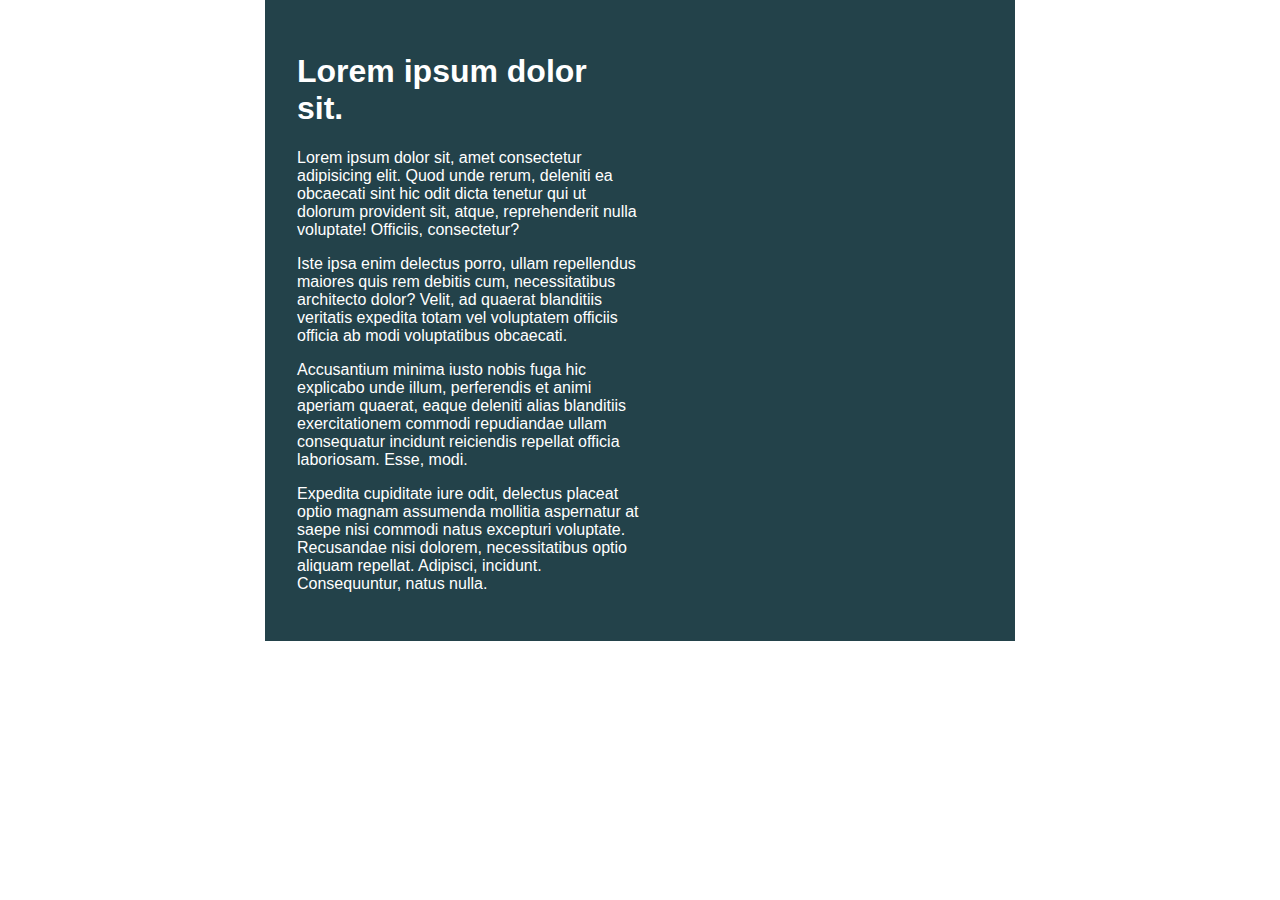
<file: challenge1/index.html>
<!DOCTYPE html>
<html lang="en">

<head>
    <meta charset="UTF-8">
    <meta name="viewport" content="width=device-width, initial-scale=1.0">
    <title>Day 01</title>

    <link rel="stylesheet" href="style.css">
</head>

<body>
    <div class="container">
        <div class="intro-content">
            <h1>Lorem ipsum dolor sit.</h1>
            <p>Lorem ipsum dolor sit, amet consectetur adipisicing elit. Quod unde rerum, deleniti ea obcaecati sint hic
                odit dicta tenetur qui ut dolorum provident sit, atque, reprehenderit nulla voluptate! Officiis,
                consectetur?</p>
            <p>Iste ipsa enim delectus porro, ullam repellendus maiores quis rem debitis cum, necessitatibus architecto
                dolor? Velit, ad quaerat blanditiis veritatis expedita totam vel voluptatem officiis officia ab modi
                voluptatibus obcaecati.</p>
            <p>Accusantium minima iusto nobis fuga hic explicabo unde illum, perferendis et animi aperiam quaerat, eaque
                deleniti alias blanditiis exercitationem commodi repudiandae ullam consequatur incidunt reiciendis
                repellat officia laboriosam. Esse, modi.</p>
            <p>Expedita cupiditate iure odit, delectus placeat optio magnam assumenda mollitia aspernatur at saepe nisi
                commodi natus excepturi voluptate. Recusandae nisi dolorem, necessitatibus optio aliquam repellat.
                Adipisci, incidunt. Consequuntur, natus nulla.</p>
        </div>
    </div>
</body>

</html>
</file>
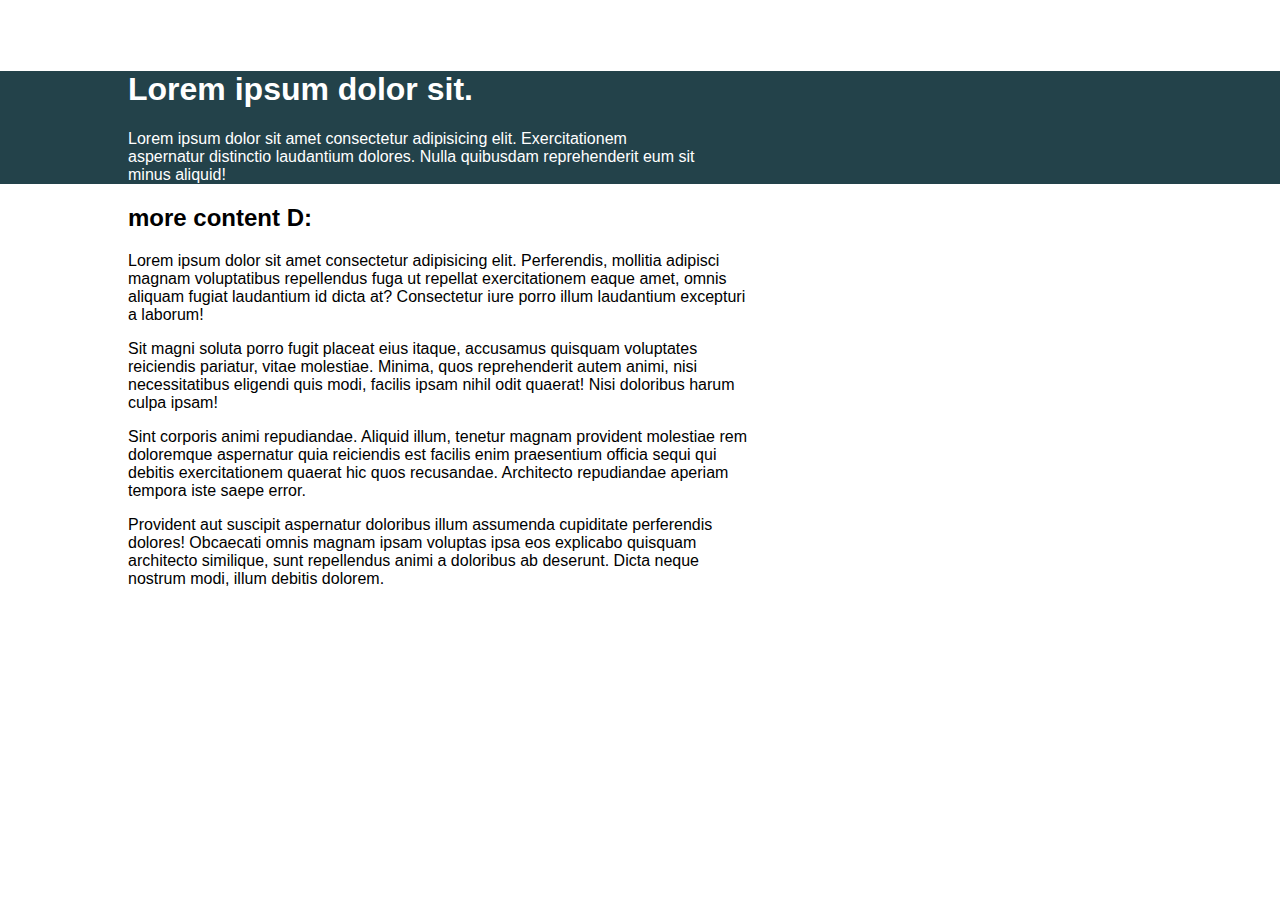
<file: challenge2/index.html>
<!DOCTYPE html>
<html lang="en">
<head> 
    <meta charset="UTF-8">
    <meta name="viewport" content="width=device-width, initial-scale=1.0">
    <title>Day 01</title>
 
    <link rel="stylesheet" href="style.css">
</head>
<body>

    <div class="container">
        <div class="intro-content">
            <div class="intro-content--text">
                <h1>Lorem ipsum dolor sit.</h1>
                <p>Lorem ipsum dolor sit amet consectetur adipisicing elit. Exercitationem aspernatur distinctio laudantium dolores. Nulla quibusdam reprehenderit eum sit minus aliquid!</p>
            </div>
        </div>
        <div class="main-content">
            <h2>more content D:</h2>
            <p>Lorem ipsum dolor sit amet consectetur adipisicing elit. Perferendis, mollitia adipisci magnam voluptatibus repellendus fuga ut repellat exercitationem eaque amet, omnis aliquam fugiat laudantium id dicta at? Consectetur iure porro illum laudantium excepturi a laborum!</p>
            <p>Sit magni soluta porro fugit placeat eius itaque, accusamus quisquam voluptates reiciendis pariatur, vitae molestiae. Minima, quos reprehenderit autem animi, nisi necessitatibus eligendi quis modi, facilis ipsam nihil odit quaerat! Nisi doloribus harum culpa ipsam!</p>
            <p>Sint corporis animi repudiandae. Aliquid illum, tenetur magnam provident molestiae rem doloremque aspernatur quia reiciendis est facilis enim praesentium officia sequi qui debitis exercitationem quaerat hic quos recusandae. Architecto repudiandae aperiam tempora iste saepe error.</p>
            <p>Provident aut suscipit aspernatur doloribus illum assumenda cupiditate perferendis dolores! Obcaecati omnis magnam ipsam voluptas ipsa eos explicabo quisquam architecto similique, sunt repellendus animi a doloribus ab deserunt. Dicta neque nostrum modi, illum debitis dolorem.</p>
        </div>
    </div>

    
    


</body>
</html>
</file>
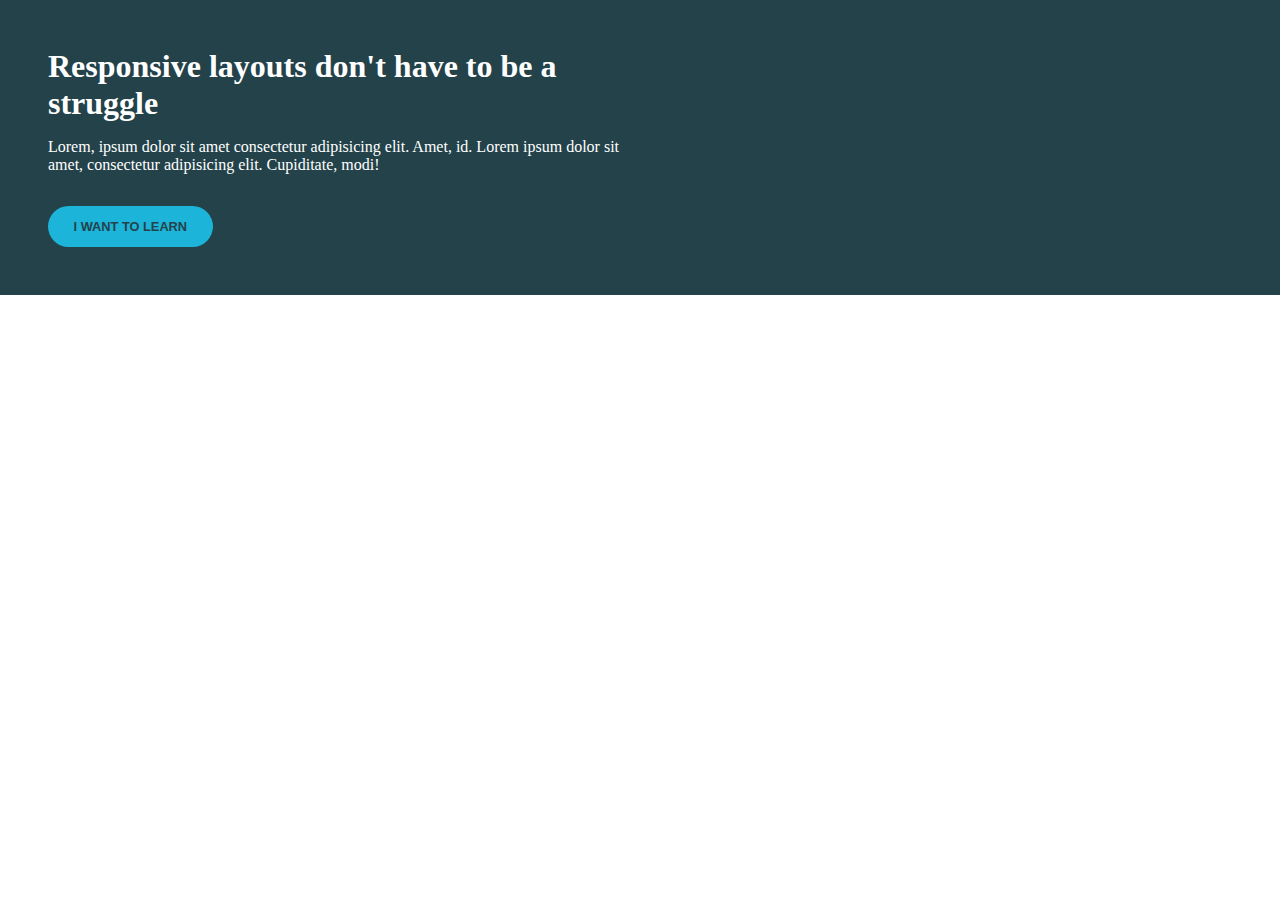
<file: challenge3/index.html>
<!DOCTYPE html>
<html lang="en">
<head>
    <meta charset="UTF-8">
    <meta http-equiv="X-UA-Compatible" content="IE=edge">
    <meta name="viewport" content="width=device-width, initial-scale=1.0">
    <title>Chal3</title>
    <link rel="stylesheet" href="style.css">
</head>
<body>
    <div class="hero">
        <div class="content">
            <h1>Responsive layouts don't have to be a struggle</h1>
            <p class="text">Lorem, ipsum dolor sit amet consectetur adipisicing elit. Amet, id. Lorem ipsum dolor sit amet, consectetur adipisicing elit. Cupiditate, modi!</p>
            <button class="btn">I want to learn</button>
        </div>
    </div>
</body>
</html>
</file>
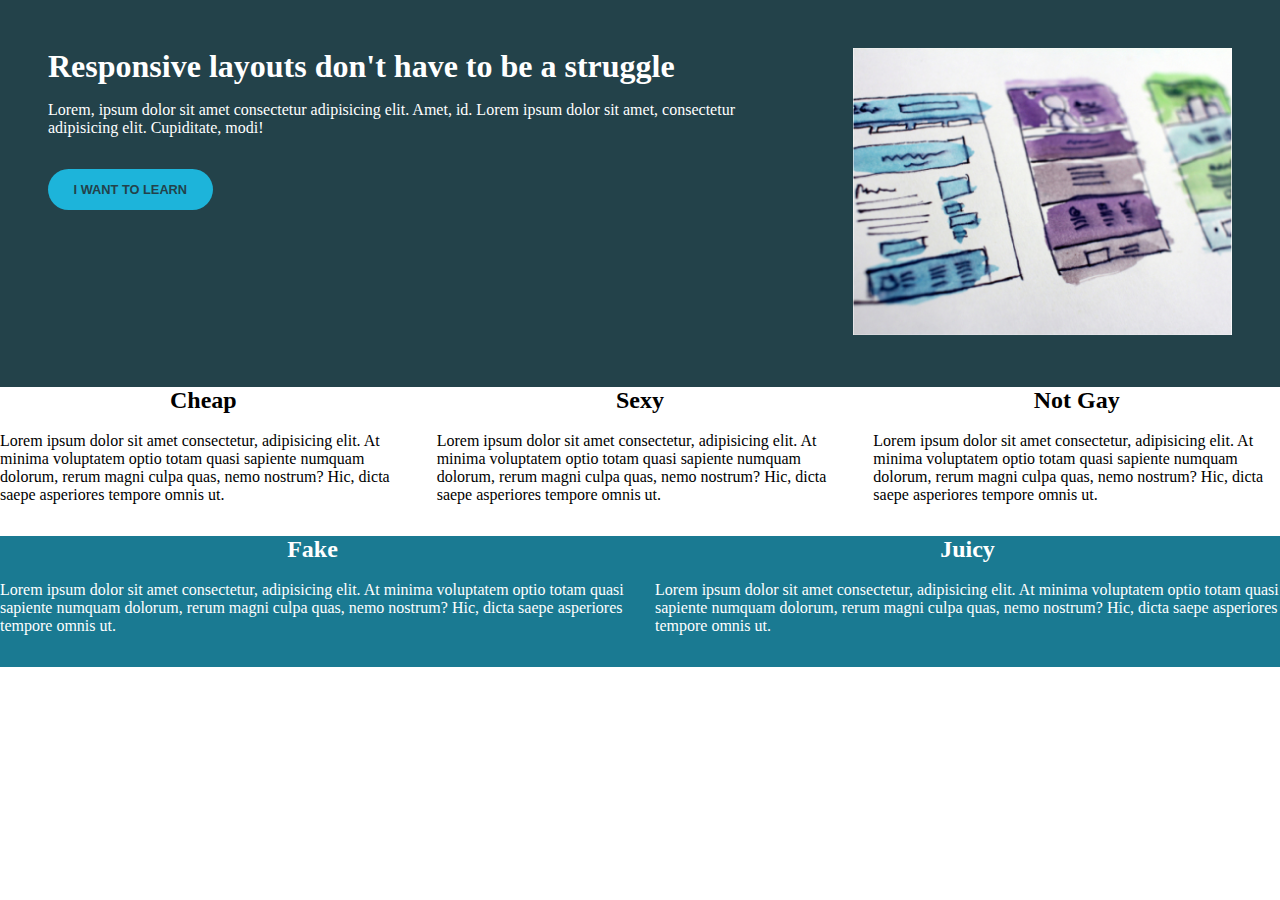
<file: challenge4/index.html>
<!DOCTYPE html>
<html lang="en">
<head>
    <meta charset="UTF-8">
    <meta http-equiv="X-UA-Compatible" content="IE=edge">
    <meta name="viewport" content="width=device-width, initial-scale=1.0">
    <title>Chal3</title>
    <link rel="stylesheet" href="style.css">
</head>
<body>
    <div class="hero">
        <div class="container row">
            <div class="hero__text">
                <h1>Responsive layouts don't have to be a struggle</h1>
                <p class="text">Lorem, ipsum dolor sit amet consectetur adipisicing elit. Amet, id. Lorem ipsum dolor sit amet, consectetur adipisicing elit. Cupiditate, modi!</p>
                <button class="btn">I want to learn</button>
            </div>
            <div class="hero__img">
                <img src="img/hero-img.jpg" alt="picture">
            </div>
        </div>
    </div>

    <div class="row">
        <div class="col">
            <h2>Cheap</h2>
            <p>Lorem ipsum dolor sit amet consectetur, adipisicing elit. At minima voluptatem optio totam quasi sapiente numquam dolorum, rerum magni culpa quas, nemo nostrum? Hic, dicta saepe asperiores tempore omnis ut.</p>
        </div>
        <div class="col">
            <h2>Sexy</h2>
            <p>Lorem ipsum dolor sit amet consectetur, adipisicing elit. At minima voluptatem optio totam quasi sapiente numquam dolorum, rerum magni culpa quas, nemo nostrum? Hic, dicta saepe asperiores tempore omnis ut.</p>
        </div>
        <div class="col">
            <h2>Not Gay</h2>
            <p>Lorem ipsum dolor sit amet consectetur, adipisicing elit. At minima voluptatem optio totam quasi sapiente numquam dolorum, rerum magni culpa quas, nemo nostrum? Hic, dicta saepe asperiores tempore omnis ut.</p>
        </div>
    </div>

    <div class="row">
        <div class="col">
            <h2>Fake</h2>
            <p>Lorem ipsum dolor sit amet consectetur, adipisicing elit. At minima voluptatem optio totam quasi sapiente numquam dolorum, rerum magni culpa quas, nemo nostrum? Hic, dicta saepe asperiores tempore omnis ut.</p>
        </div>
        <div class="col">
            <h2>Juicy</h2>
            <p>Lorem ipsum dolor sit amet consectetur, adipisicing elit. At minima voluptatem optio totam quasi sapiente numquam dolorum, rerum magni culpa quas, nemo nostrum? Hic, dicta saepe asperiores tempore omnis ut.</p>
        </div>
    </div>

</body>
</html>
</file>
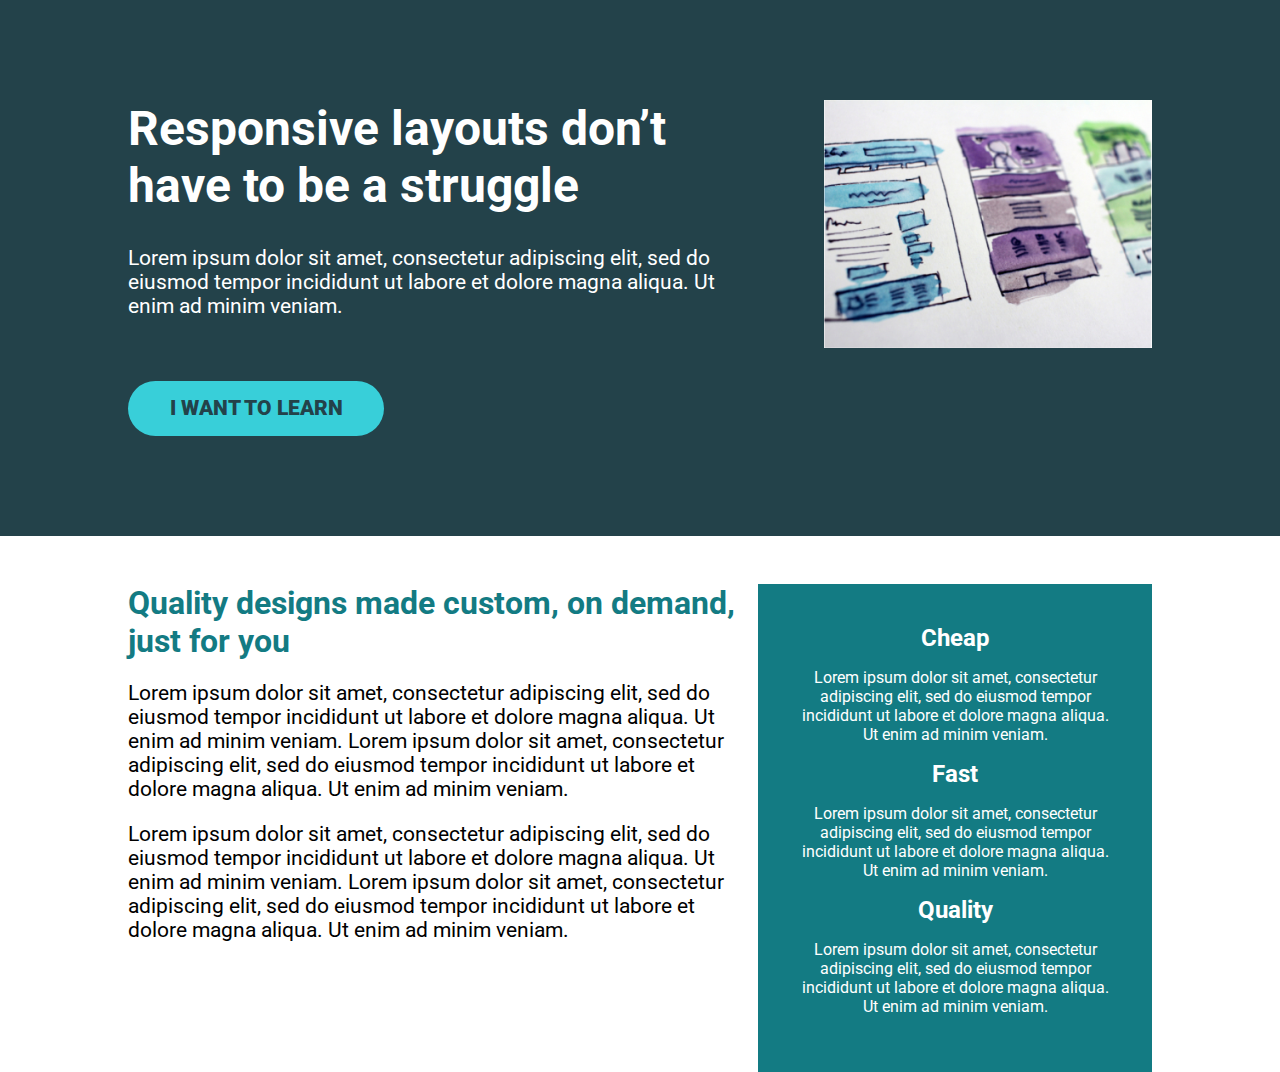
<file: challenge5/index.html>
<!DOCTYPE html>
<html lang="en">
<head>
    <meta charset="UTF-8">
    <meta name="viewport" content="width=device-width, initial-scale=1.0">
    <title>Conquering Rsponsive Layouts</title>
    <link href="https://fonts.googleapis.com/css2?family=Roboto:wght@400;900&display=swap" rel="stylesheet"> 
    <link rel="stylesheet" href="style.css">
</head>
<body>
    <div class="hero">
        <div class="container row">
            <div class="hero__text">
                <h1>Responsive layouts don’t have to be a struggle</h1>
                <p>Lorem ipsum dolor sit amet, consectetur adipiscing elit, sed do eiusmod tempor incididunt ut labore et dolore magna aliqua. Ut enim ad minim veniam.</p>
                <a href="#" class="btn">I want to learn</a>
            </div>
            <div class="hero__img">
                <img src="img/hero-img.jpg" alt="hero-img">
            </div>
        </div>
    </div> 
    <main class="main">
        <div class="container row">
            <section class="main__content">
                <h1> Quality designs made custom, on demand, just for you</h1>

                <p>Lorem ipsum dolor sit amet, consectetur adipiscing elit, sed do eiusmod tempor incididunt ut labore et dolore magna aliqua. Ut enim ad minim veniam. Lorem ipsum dolor sit amet, consectetur adipiscing elit, sed do eiusmod tempor incididunt ut labore et dolore magna aliqua. Ut enim ad minim veniam.</p>
                
                <p>Lorem ipsum dolor sit amet, consectetur adipiscing elit, sed do eiusmod tempor incididunt ut labore et dolore magna aliqua. Ut enim ad minim veniam. Lorem ipsum dolor sit amet, consectetur adipiscing elit, sed do eiusmod tempor incididunt ut labore et dolore magna aliqua. Ut enim ad minim veniam.</p>
            </section>
            <aside class="main__sidebar">
                <div class="sidebar-item">
                    <h2>Cheap</h2>
                    <p>Lorem ipsum dolor sit amet, consectetur adipiscing elit, sed do eiusmod tempor incididunt ut labore et dolore magna aliqua. Ut enim ad minim veniam.</p>
                </div>
                <div class="sidebar-item">
                    <h2>Fast</h2>
                    <p></p>Lorem ipsum dolor sit amet, consectetur adipiscing elit, sed do eiusmod tempor incididunt ut labore et dolore magna aliqua. Ut enim ad minim veniam.</p>
                </div>
                <div class="sidebar-item">
                    <h2>Quality</h2>
                    <p>Lorem ipsum dolor sit amet, consectetur adipiscing elit, sed do eiusmod tempor incididunt ut labore et dolore magna aliqua. Ut enim ad minim veniam.</p>
                </div>

            </div>
        </div>
    </div>

    

</body>
</html>
</file>
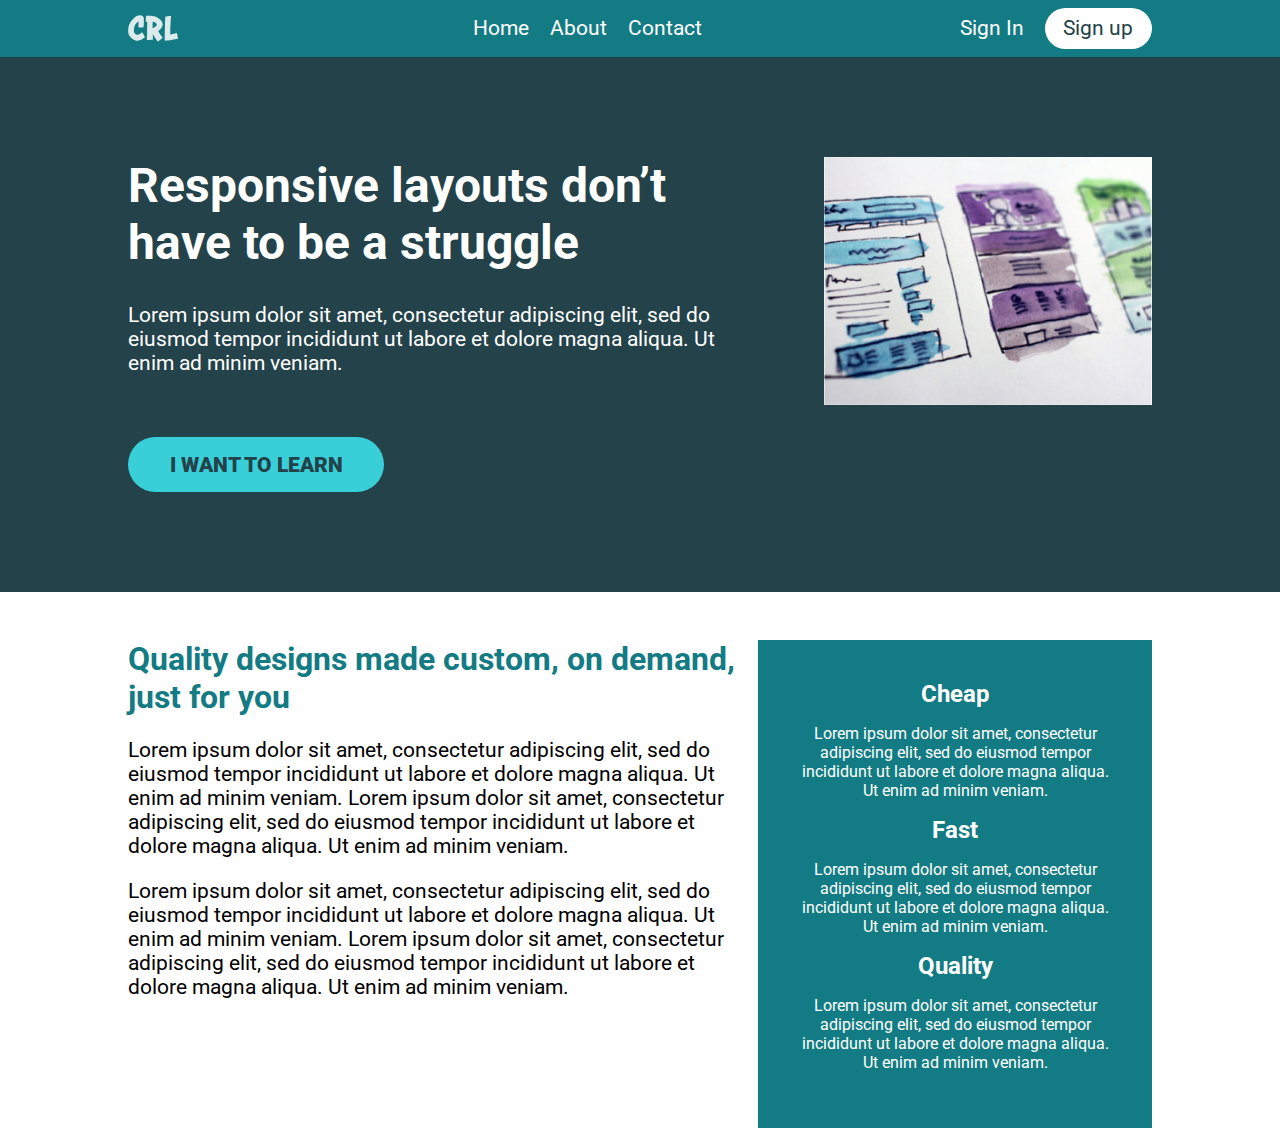
<file: challenge6/index.html>
<!DOCTYPE html>
<html lang="en">
<head>
    <meta charset="UTF-8">
    <meta name="viewport" content="width=device-width, initial-scale=1.0">
    <title>Conquering Rsponsive Layouts</title>
    <link href="https://fonts.googleapis.com/css2?family=Roboto:wght@400;900&display=swap" rel="stylesheet"> 
    <link rel="stylesheet" href="style.css">
</head>
<body>
    <header>
        <div class="container row">
            <a class="logo" href="#">
                <img src="img/logo.svg" alt="logo">
            </a>
            <nav class="nav">
                <ul class="nav__list nav__list--primary">
                    <li class="nav__item"><a href="#" class="nav__link">Home</a></li>
                    <li class="nav__item"><a href="#" class="nav__link">About</a></li>
                    <li class="nav__item"><a href="#" class="nav__link">Contact</a></li>
                </ul>
                <ul class="nav__list">
                    <li class="nav__item"><a href="#" class="nav__link">Sign In</a></li>
                    <li class="nav__item"><a href="#" class="nav__link nav__link--button">Sign up</a></li>
                </ul>
            </nav>
        </div>
      </header>
    <div class="hero">
        <div class="container row">
            <div class="hero__text">
                <h1>Responsive layouts don’t have to be a struggle</h1>
                <p>Lorem ipsum dolor sit amet, consectetur adipiscing elit, sed do eiusmod tempor incididunt ut labore et dolore magna aliqua. Ut enim ad minim veniam.</p>
                <a href="#" class="btn">I want to learn</a>
            </div>
            <div class="hero__img">
                <img src="img/hero-img.jpg" alt="hero-img">
            </div>
        </div>
    </div> 
    <main class="main">
        <div class="container row">
            <section class="main__content">
                <h1> Quality designs made custom, on demand, just for you</h1>

                <p>Lorem ipsum dolor sit amet, consectetur adipiscing elit, sed do eiusmod tempor incididunt ut labore et dolore magna aliqua. Ut enim ad minim veniam. Lorem ipsum dolor sit amet, consectetur adipiscing elit, sed do eiusmod tempor incididunt ut labore et dolore magna aliqua. Ut enim ad minim veniam.</p>
                
                <p>Lorem ipsum dolor sit amet, consectetur adipiscing elit, sed do eiusmod tempor incididunt ut labore et dolore magna aliqua. Ut enim ad minim veniam. Lorem ipsum dolor sit amet, consectetur adipiscing elit, sed do eiusmod tempor incididunt ut labore et dolore magna aliqua. Ut enim ad minim veniam.</p>
            </section>
            <aside class="main__sidebar">
                <div class="sidebar-item">
                    <h2>Cheap</h2>
                    <p>Lorem ipsum dolor sit amet, consectetur adipiscing elit, sed do eiusmod tempor incididunt ut labore et dolore magna aliqua. Ut enim ad minim veniam.</p>
                </div>
                <div class="sidebar-item">
                    <h2>Fast</h2>
                    <p></p>Lorem ipsum dolor sit amet, consectetur adipiscing elit, sed do eiusmod tempor incididunt ut labore et dolore magna aliqua. Ut enim ad minim veniam.</p>
                </div>
                <div class="sidebar-item">
                    <h2>Quality</h2>
                    <p>Lorem ipsum dolor sit amet, consectetur adipiscing elit, sed do eiusmod tempor incididunt ut labore et dolore magna aliqua. Ut enim ad minim veniam.</p>
                </div>

            </div>
        </div>
    </div>

    

</body>
</html>
</file>
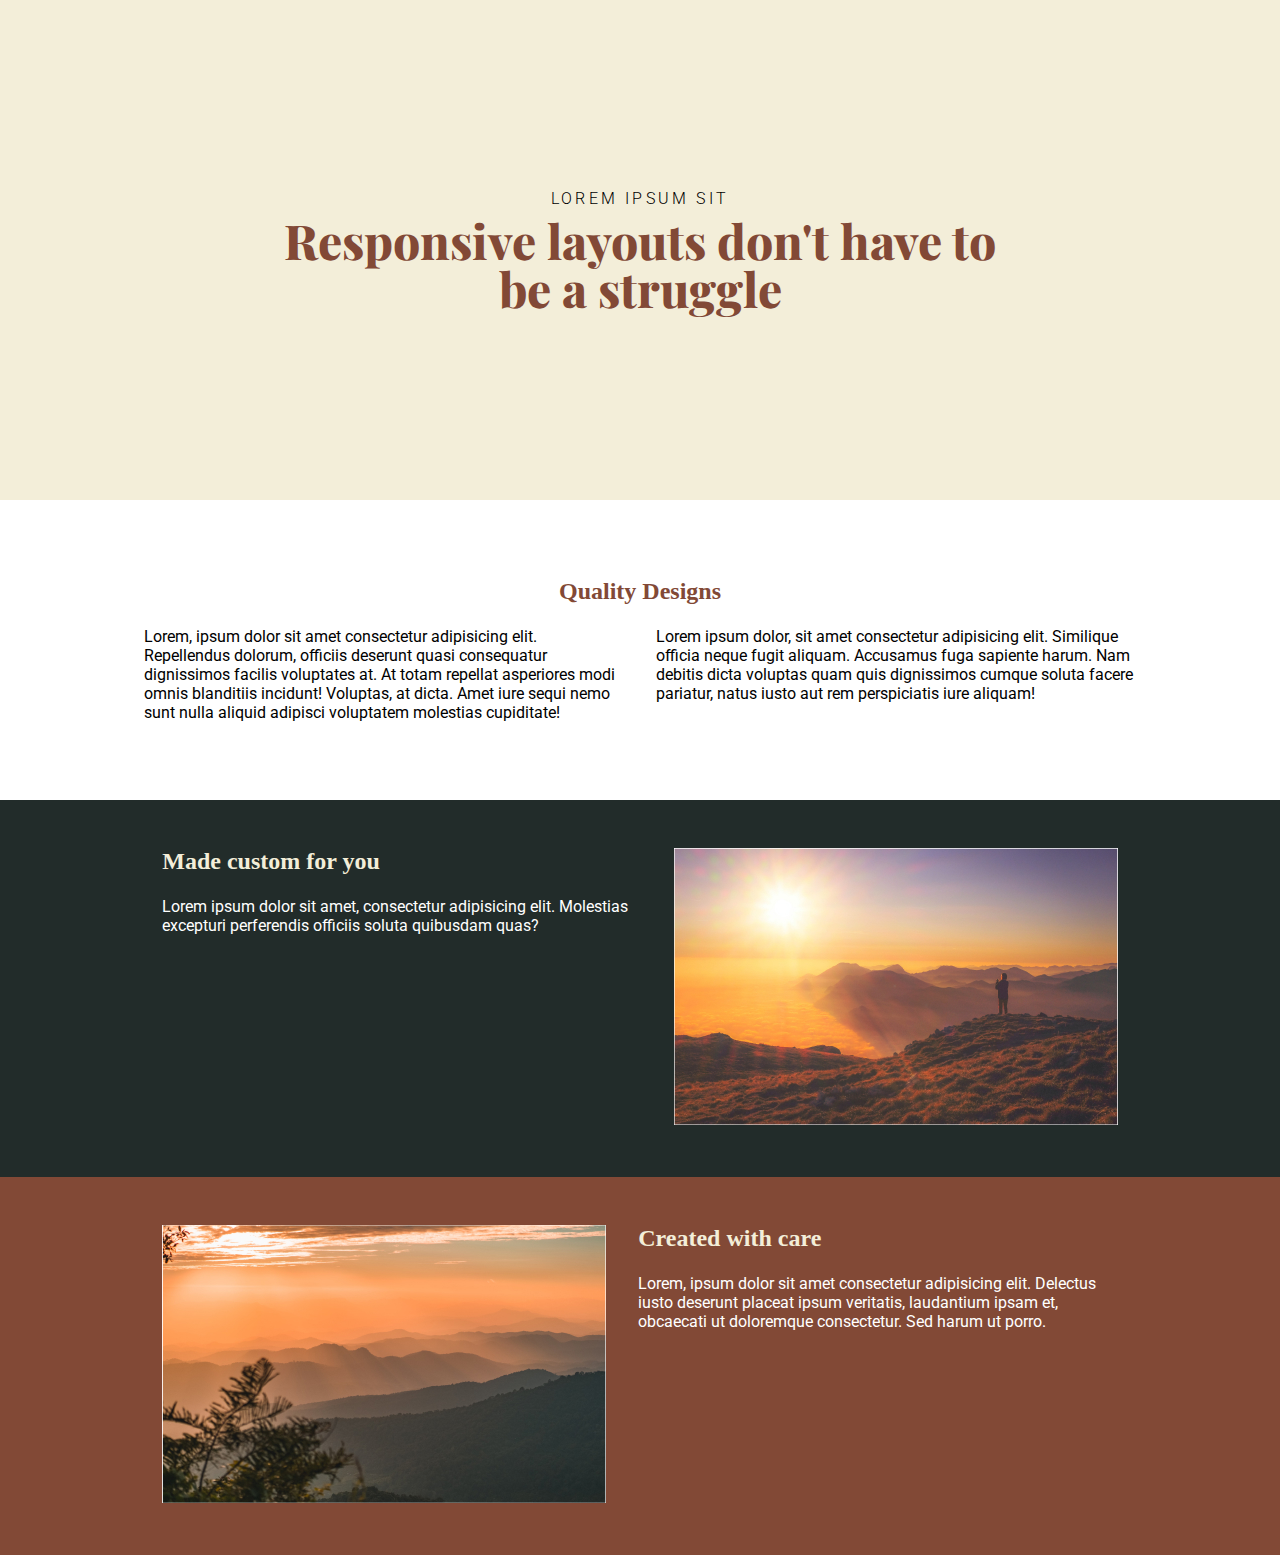
<file: challenge7/index.html>
<!DOCTYPE html>
<html lang="en">
<head>
    <meta charset="UTF-8">
    <meta http-equiv="X-UA-Compatible" content="IE=edge">
    <meta name="viewport" content="width=device-width, initial-scale=1.0">
    <link rel="stylesheet" href="style.css">
    <!-- google fonts -->
    <link rel="preconnect" href="https://fonts.googleapis.com">
    <link rel="preconnect" href="https://fonts.gstatic.com" crossorigin>
    <link href="https://fonts.googleapis.com/css2?family=Playfair+Display&family=Playfair+Display+SC&family=Roboto:wght@300;400&display=swap" rel="stylesheet">
    <title>Chal 7</title>
</head>
<body>
    <header class="hero">
        <h3 class="hero__subtitle">Lorem ipsum sit</h3>
        <h1 class="hero__title red">Responsive layouts don't have to be a struggle</h1>
    </header>
    <section class="section-1">
        <h2 class="section__title red">Quality Designs</h2>
        <div class="container">
            <p class="text">Lorem, ipsum dolor sit amet consectetur adipisicing elit. Repellendus dolorum, officiis deserunt quasi consequatur dignissimos facilis voluptates at. At totam repellat asperiores modi omnis blanditiis incidunt! Voluptas, at dicta. Amet iure sequi nemo sunt nulla aliquid adipisci voluptatem molestias cupiditate!</p>
            <p class="text">Lorem ipsum dolor, sit amet consectetur adipisicing elit. Similique officia neque fugit aliquam. Accusamus fuga sapiente harum. Nam debitis dicta voluptas quam quis dignissimos cumque soluta facere pariatur, natus iusto aut rem perspiciatis iure aliquam!</p>
        </div>
    </section>
    <section class="section-2">
        <div class="container">
            <div>
                <h2 class="section__title cream">Made custom for you</h2>
                <p class="text white">Lorem ipsum dolor sit amet, consectetur adipisicing elit. Molestias excepturi perferendis officiis soluta quibusdam quas?</p>
            </div>
            <div class="img-container">
                <img src="image-01.jpg" alt="sunrise">
            </div>
        </div>
    </section>
    <section class="section-3">
        <div class="container">
            <div class="img-container">
                <img src="image-02.jpg" alt="sky">
            </div>
            <div>
                <h2 class="section__title cream">Created with care</h2>
                <p class="text white">Lorem, ipsum dolor sit amet consectetur adipisicing elit. Delectus iusto deserunt placeat ipsum veritatis, laudantium ipsam et, obcaecati ut doloremque consectetur. Sed harum ut porro.</p>
            </div>
        </div>
    </section>
</body>
</html>
</file>
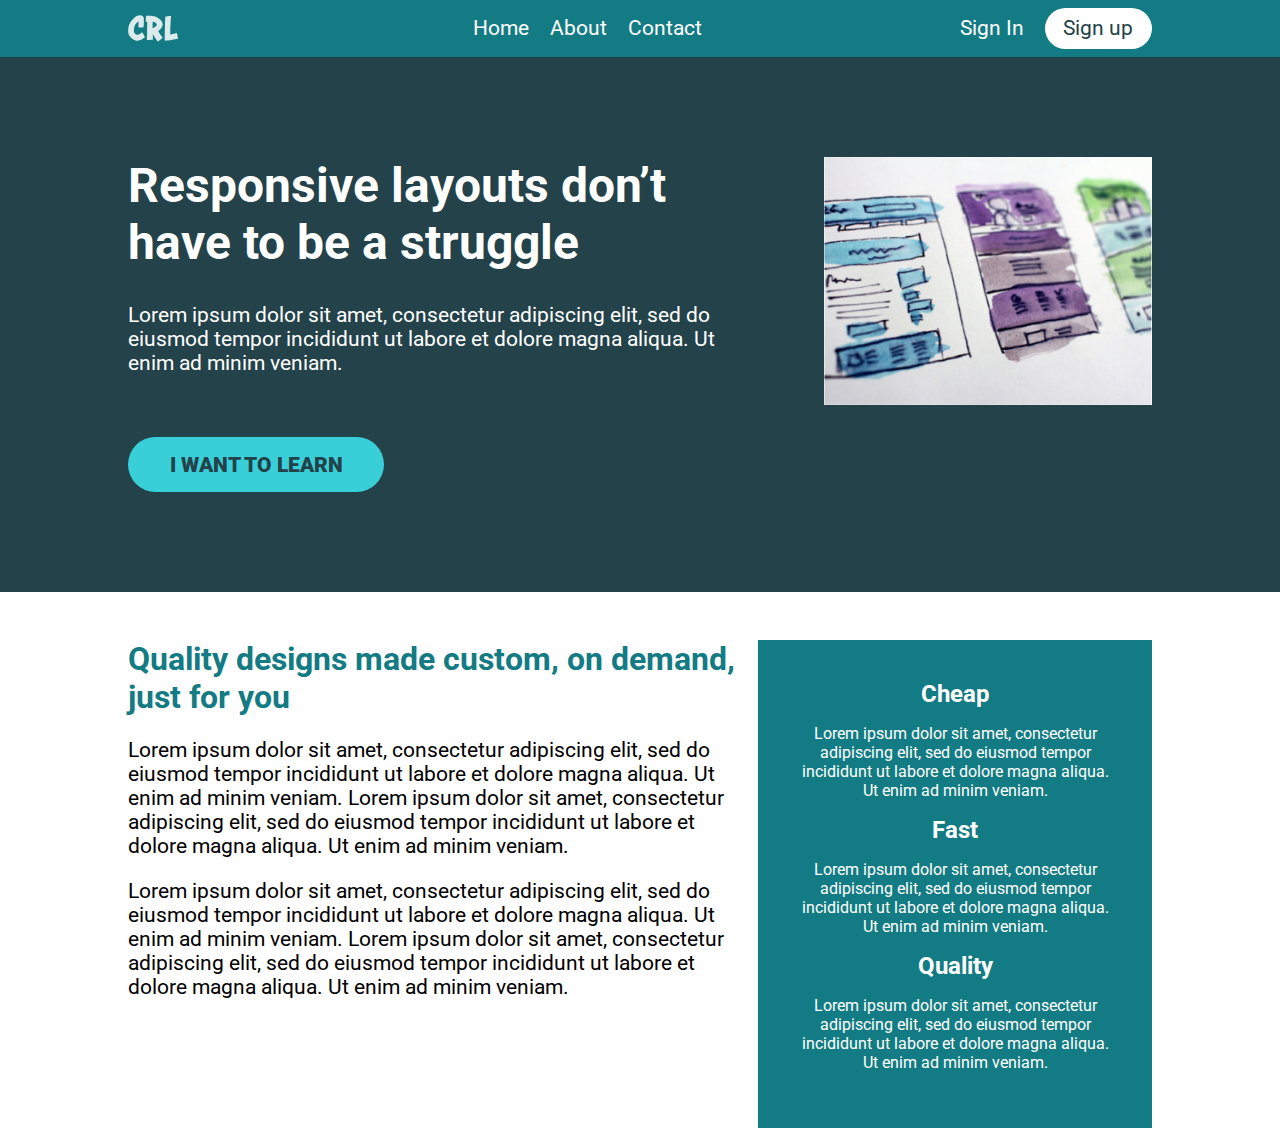
<file: challenge8/index.html>
<!DOCTYPE html>
<html lang="en">
<head>
    <meta charset="UTF-8">
    <meta name="viewport" content="width=device-width, initial-scale=1.0">
    <title>Conquering Rsponsive Layouts</title>
    <link href="https://fonts.googleapis.com/css2?family=Roboto:wght@400;900&display=swap" rel="stylesheet"> 
    <link rel="stylesheet" href="style.css">
    <script defer src="button.js"></script>
</head>
<body>
    <header>
        <div class="container row">
            <button class="nav-toggle" aria-label="open navigation">
                <span class="hamburger"></span>
            </button>
            <a class="logo" href="#">
                <img src="img/logo.svg" alt="logo">
            </a>
            <nav class="nav">
                <ul class="nav__list nav__list--primary">
                    <li class="nav__item"><a href="#" class="nav__link">Home</a></li>
                    <li class="nav__item"><a href="#" class="nav__link">About</a></li>
                    <li class="nav__item"><a href="#" class="nav__link">Contact</a></li>
                </ul>
                <ul class="nav__list">
                    <li class="nav__item"><a href="#" class="nav__link">Sign In</a></li>
                    <li class="nav__item"><a href="#" class="nav__link nav__link--button">Sign up</a></li>
                </ul>
            </nav>
        </div>
      </header>
    <div class="hero">
        <div class="container row">
            <div class="hero__text">
                <h1>Responsive layouts don’t have to be a struggle</h1>
                <p>Lorem ipsum dolor sit amet, consectetur adipiscing elit, sed do eiusmod tempor incididunt ut labore et dolore magna aliqua. Ut enim ad minim veniam.</p>
                <a href="#" class="btn">I want to learn</a>
            </div>
            <div class="hero__img">
                <img src="img/hero-img.jpg" alt="hero-img">
            </div>
        </div>
    </div> 
    <main class="main">
        <div class="container row">
            <section class="main__content">
                <h1> Quality designs made custom, on demand, just for you</h1>

                <p>Lorem ipsum dolor sit amet, consectetur adipiscing elit, sed do eiusmod tempor incididunt ut labore et dolore magna aliqua. Ut enim ad minim veniam. Lorem ipsum dolor sit amet, consectetur adipiscing elit, sed do eiusmod tempor incididunt ut labore et dolore magna aliqua. Ut enim ad minim veniam.</p>
                
                <p>Lorem ipsum dolor sit amet, consectetur adipiscing elit, sed do eiusmod tempor incididunt ut labore et dolore magna aliqua. Ut enim ad minim veniam. Lorem ipsum dolor sit amet, consectetur adipiscing elit, sed do eiusmod tempor incididunt ut labore et dolore magna aliqua. Ut enim ad minim veniam.</p>
            </section>
            <aside class="main__sidebar">
                <div class="sidebar-item">
                    <h2>Cheap</h2>
                    <p>Lorem ipsum dolor sit amet, consectetur adipiscing elit, sed do eiusmod tempor incididunt ut labore et dolore magna aliqua. Ut enim ad minim veniam.</p>
                </div>
                <div class="sidebar-item">
                    <h2>Fast</h2>
                    <p></p>Lorem ipsum dolor sit amet, consectetur adipiscing elit, sed do eiusmod tempor incididunt ut labore et dolore magna aliqua. Ut enim ad minim veniam.</p>
                </div>
                <div class="sidebar-item">
                    <h2>Quality</h2>
                    <p>Lorem ipsum dolor sit amet, consectetur adipiscing elit, sed do eiusmod tempor incididunt ut labore et dolore magna aliqua. Ut enim ad minim veniam.</p>
                </div>

            </div>
        </div>
    </div>

    

</body>
</html>
</file>
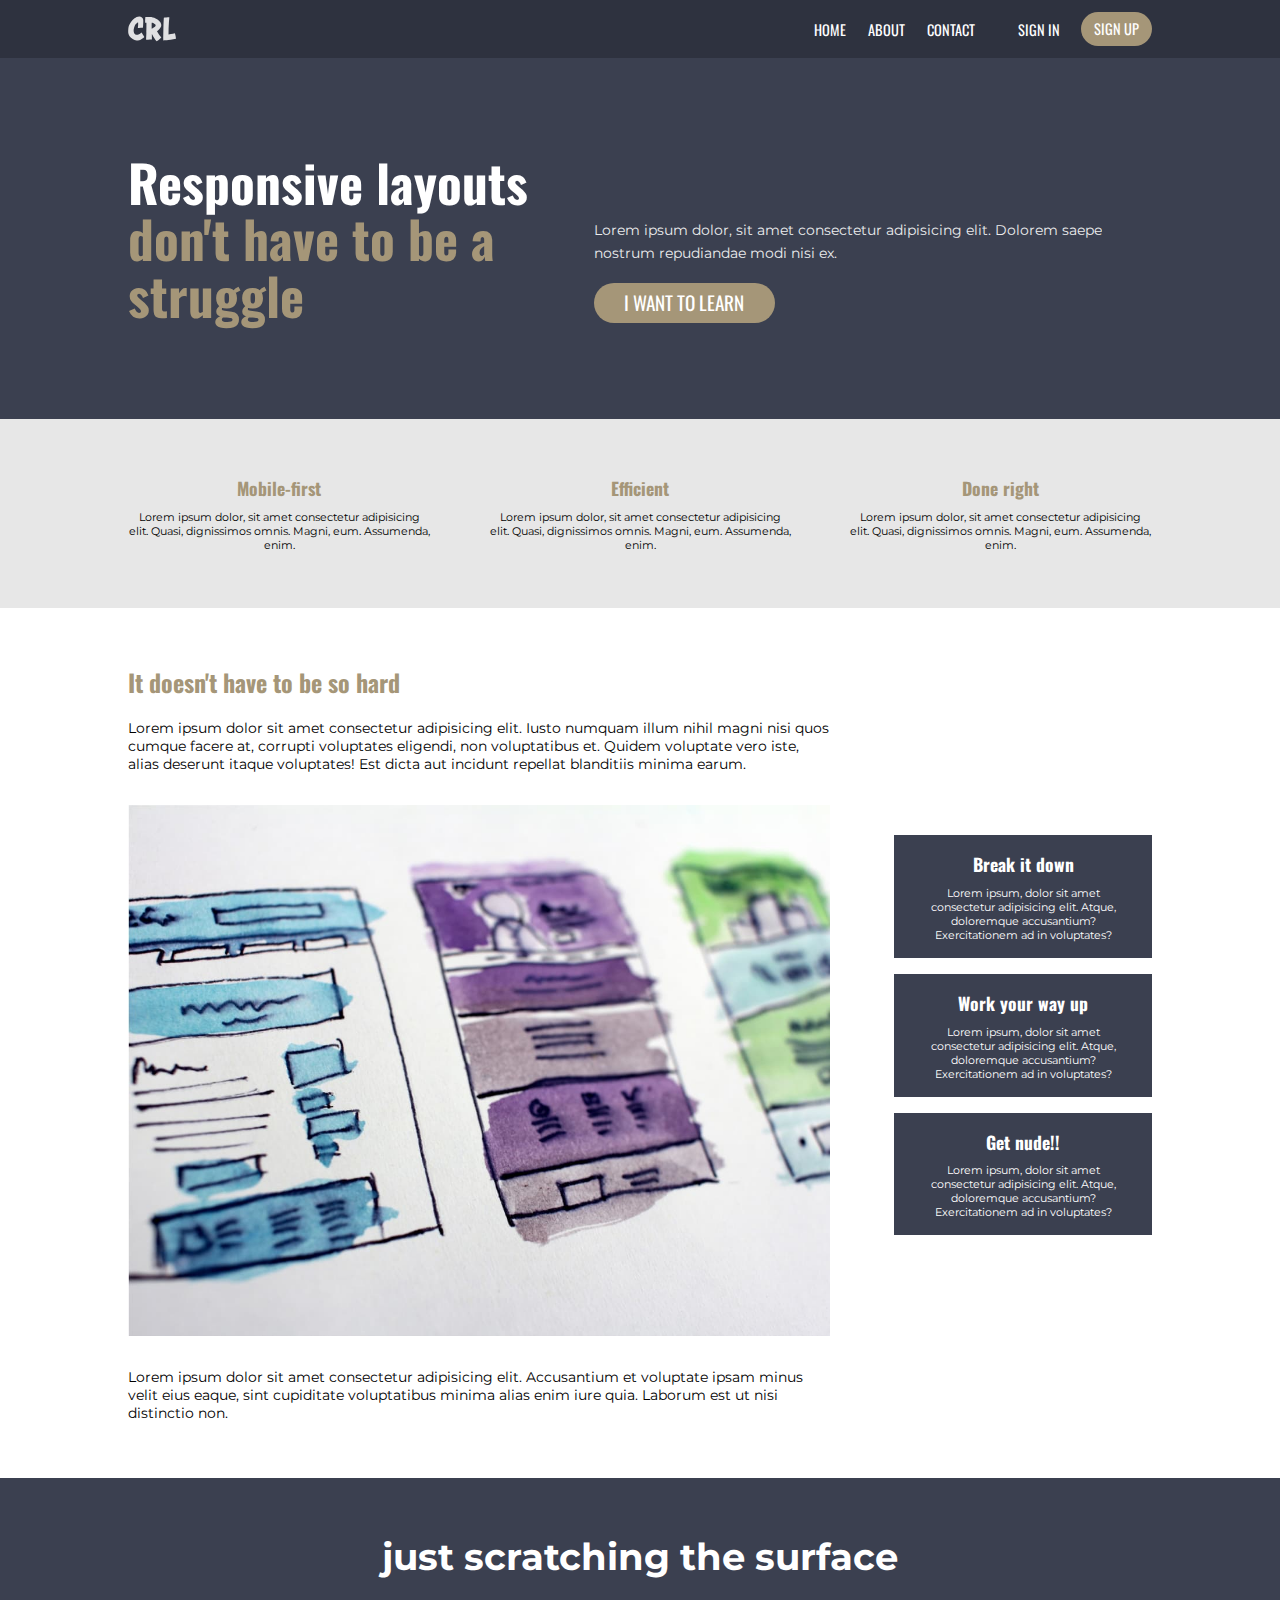
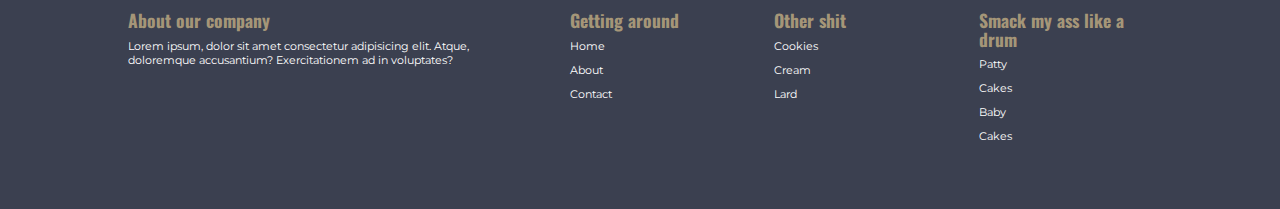
<file: finalChallenge/index.html>
<!DOCTYPE html>
<html lang="en">
<head>
    <meta charset="UTF-8">
    <meta http-equiv="X-UA-Compatible" content="IE=edge">
    <meta name="viewport" content="width=device-width, initial-scale=1.0">
    <link href="style.css" rel="stylesheet">
    <!-- Google fonts -->
    <link rel="preconnect" href="https://fonts.googleapis.com">
    <link rel="preconnect" href="https://fonts.gstatic.com" crossorigin>
    <link href="https://fonts.googleapis.com/css2?family=Montserrat&family=Oswald:wght@700&display=swap" rel="stylesheet">
    <title>FINAL CHAL</title>
</head>
<body>
    <nav>
        <div class="container nav">
            <img class="logo" src="./images/logo.svg" alt="logo">
            <div class="nav__link_container">
                <ul class="nav__list nav__list--primary">
                    <li class="nav__item">
                        <a class="nav__link">Home</a>
                    </li>
                    <li class="nav__item">
                        <a class="nav__link">About</a>
                    </li>
                    <li class="nav__item">
                        <a class="nav__link">Contact</a>
                    </li>
                </ul>
                <ul class="nav__list">
                    <li class="nav__item">
                        <a class="nav__link">Sign In</a>
                    </li>
                    <li class="nav__item">
                        <a class="nav__link btn">Sign Up</a>
                    </li>
                </ul>
            </div>
        </div>
    </nav>
    <section class="hero">
        <div class="container hero-container">
            <h1 class="hero__title">
                Responsive layouts <span class="gold">don't have to be a struggle</span> 
            </h1>
            <div class="hero__content">
                <p class="text">Lorem ipsum dolor, sit amet consectetur adipisicing elit. Dolorem saepe nostrum repudiandae modi nisi ex.</p>
                <button class="btn">I want to learn</button>
            </div>
        </div>
    </section>
    <section class="section1">
        <div class="container">
            <div class="col">
                <h2 class="subtitle gold">Mobile-first</h2>
                <p class="text">Lorem ipsum dolor, sit amet consectetur adipisicing elit. Quasi, dignissimos omnis. Magni, eum. Assumenda, enim.</p>
            </div>
            <div class="col">
                <h2 class="subtitle gold">Efficient</h2>
                <p class="text">Lorem ipsum dolor, sit amet consectetur adipisicing elit. Quasi, dignissimos omnis. Magni, eum. Assumenda, enim.</p>
            </div>
            <div class="col">
                <h2 class="subtitle gold">Done right</h2>
                <p class="text">Lorem ipsum dolor, sit amet consectetur adipisicing elit. Quasi, dignissimos omnis. Magni, eum. Assumenda, enim.</p>
            </div>
        </div>
    </section>
    <section class="section2">
        <div class="container">
            <div class="section2__main">
                <h2 class="subtitle gold">It doesn't have to be so hard</h2>
                <p class="text">
                    Lorem ipsum dolor sit amet consectetur adipisicing elit. Iusto numquam illum nihil magni nisi quos cumque facere at, corrupti voluptates eligendi, non voluptatibus et. Quidem voluptate vero iste, alias deserunt itaque voluptates! Est dicta aut incidunt repellat blanditiis minima earum.
                </p>
                <img src="./images/the-image.jpg" alt="design">
                <p class="text">Lorem ipsum dolor sit amet consectetur adipisicing elit. Accusantium et voluptate ipsam minus velit eius eaque, sint cupiditate voluptatibus minima alias enim iure quia. Laborum est ut nisi distinctio non.</p>
            </div>
            <div class="section2__sidebar">
                <div class="col col--sidebar">
                    <h2 class="subtitle">Break it down</h2>
                    <p class="text">Lorem ipsum, dolor sit amet consectetur adipisicing elit. Atque, doloremque accusantium? Exercitationem ad in voluptates?</p>
                </div>
                <div class="col col--sidebar">
                    <h2 class="subtitle">Work your way up</h2>
                    <p class="text">Lorem ipsum, dolor sit amet consectetur adipisicing elit. Atque, doloremque accusantium? Exercitationem ad in voluptates?</p>
                </div>
                <div class="col col--sidebar">
                    <h2 class="subtitle">Get nude!!</h2>
                    <p class="text">Lorem ipsum, dolor sit amet consectetur adipisicing elit. Atque, doloremque accusantium? Exercitationem ad in voluptates?</p>
                </div>
            </div>
        </div>
    </section>
    <section class="footer">
        <div class="container">
            <h1 class="footer__title">just scratching the surface</h1>
            <div class="footer__content">
                <div class="col long">
                    <h2 class="subtitle gold">About our company</h2>
                    <p class="text">Lorem ipsum, dolor sit amet consectetur adipisicing elit. Atque, doloremque accusantium? Exercitationem ad in voluptates?</p>
                </div>
                <div class="col">
                    <h2 class="subtitle gold">Getting around</h2>
                    <ul class="footer__links">
                        <li class="footer__li text"><a href="#" class="footer__link">Home</a></li>
                        <li class="footer__li text"><a href="#" class="footer__link">About</a></li>
                        <li class="footer__li text"><a href="#" class="footer__link">Contact</a></li>
                    </ul>
                </div>
                <div class="col">
                    <h2 class="subtitle gold">Other shit</h2>
                    <ul class="footer__links">
                        <li class="footer__li text"><a href="#" class="footer__link">Cookies</a></li>
                        <li class="footer__li text"><a href="#" class="footer__link">Cream</a></li>
                        <li class="footer__li text"><a href="#" class="footer__link">Lard</a></li>
                    </ul>
                </div>
                <div class="col">
                    <h2 class="subtitle gold">Smack my ass like a drum</h2>
                    <ul class="footer__links">
                        <li class="footer__li text"><a href="#" class="footer__link">Patty</a></li>
                        <li class="footer__li text"><a href="#" class="footer__link">Cakes</a></li>
                        <li class="footer__li text"><a href="#" class="footer__link">Baby</a></li>
                        <li class="footer__li text"><a href="#" class="footer__link">Cakes</a></li>
                    </ul>
                </div>
            </div>
        </div>
    </section>
</body>
</html>
</file>
<file: challenge1/style.css>
/* INSTRUCTIONS
 *
 * 1) Limit the total width of
 *    the .intro-conent to about half
 *    of it's parent
 *
 * 2) Stop the text from overflowing
 *    out the bottom at small screen
 *    widths
 *
 * You may modify the HTML if needed
 *
 */

* {
  box-sizing: border-box;
}

body {
  margin: 0;
  font-family: sans-serif;
}

.container {
  background: #23424a;
  color: white;

  width: 80%;
  max-width: 750px;
  margin: 0 auto;

  padding: 2em;
}

.intro-content {
  width: 50%;
}
</file>
<file: challenge2/style.css>
/* INSTRUCTIONS
 *
 * 1) Keep the text inside .intro-content
 *    in the same place, but have the background
 *    extend from one side of the viewport
 *    to the other, no matter how wide or narrow
 *    the browser is.
 *
 * 2) Limit the maximum width of the text in the
 *    bottom area.
 *
 * You may modify the HTML if needed
 * (you probably should for this challenge)
 *
 */

* {
  box-sizing: border-box;
}

body {
  margin: 0;
  font-family: sans-serif;
}

.container {
  width: 100%;
  margin: 0 auto;
  color: white;
  padding: 50px 0;
}

.intro-content {
  background: #23424a;
  padding-left: 8rem;
}

.intro-content--text {
  width: 50%;
  max-width: 750px;
}

.main-content {
  color: black;
  padding-left: 8rem;
  width: 80%;
  max-width: 750px;
}
</file>
<file: challenge3/style.css>
*, *::after, *::before {
    box-sizing: border-box;
    margin: 0;
    padding: 0;
}

.hero {
    background-color: #23424a;
    color: white;
    padding: 3rem;
}

.content {
    width: 50%;
    max-width: 750px;
}

h1 {
    padding-bottom: 1rem;
}

p {
    padding-bottom: 2rem;
}

.btn {
    padding: 1em 2em;
    text-transform: uppercase;
    border-radius: 2em;
    border: none;
    font-size: 0.8em;
    font-weight: bold;
    background-color: #1db4da;
    transition: all 0.15s ease-in-out;
    cursor: pointer;
    color: #23424a;
}

.btn:hover {
    background-color: #3ad8ff;
}
</file>
<file: challenge4/style.css>
*, *::after, *::before {
    box-sizing: border-box;
    margin: 0;
    padding: 0;
}

.hero {
    background-color: #23424a;
    color: white;
    padding: 3rem;
}

.container {
    /* BACKGROUND: GREY; */
}

.hero__text {
    width: 62%;
    max-width: 750px;
}

.hero p {

}

.hero__img {
    align-self: flex-start;
    width: 32%;
}

img {
    max-width: 100%;
}

h1 {
    padding-bottom: 1rem;
    margin-top: 0;
}

p {
    padding-bottom: 2rem;
}

.btn {
    padding: 1em 2em;
    text-transform: uppercase;
    border-radius: 2em;
    border: none;
    font-size: 0.8em;
    font-weight: bold;
    background-color: #1db4da;
    transition: all 0.15s ease-in-out;
    cursor: pointer;
    color: #23424a;
}

.btn:hover {
    background-color: #3ad8ff;
}

.row {
    display: flex;
    gap: 30px;
    justify-content: space-between;
    /* align-items: center; */
    /* margin: 0 auto; */
    /* padding: 2em 10em; */
    /* text-align: center; */
}

.col {
    display: flex;
    flex-direction: column;
    justify-content: center;
    align-items: center;
}

.row + .row {
    background-color: #1a7a92;
    color: white;
}

.col h2 {
    margin-bottom: 0.75em;
}
</file>
<file: challenge5/style.css>
/* 
////// For this challenge ///////

- All text is in the text.md file

// Requirements
1. Refer to the design specs for the
   overall layout 
2. The image should line up with
   the sidebar in the section
   below

*/

*, *::before, *::after {
    box-sizing: border-box;
}

body {
    margin: 0;
    font-family: 'Roboto', sans-serif;
    font-size: 1.3rem;
}

img {
    max-width: 100%;
}

h1 {
    font-size: 3rem;
    margin-top: 0;
}

.container {
    width: 80%;
    max-width: 1100px;
    margin: 0 auto;
}

.row {
    display: flex;
    justify-content: space-between;
    
    /* can't use yet */
    gap: 1rem;
}

.col {
    /* these are now flex items */
    width: 100%;
}

.col + .col {
    margin-left: 30px;
}

.hero {
    padding: 100px 0;
    background-color: #23424A;
    color: #FFF;
}

.hero__text { 
    width: 62%;
}

.hero__img {
    width: 32%;
    align-self: flex-start;
}

.hero p {
    margin-bottom: 3em;
}

.btn {
    display: inline-block;
    text-decoration: none;
    text-transform: uppercase; 
    color: #23424A;
    font-weight: 900;
    background-color: #38CFD9;
    padding: .75em 2em;
    border-radius: 100px;
}

.btn:hover,
.btn:focus {
    opacity: .75; 
}

.main {
    padding-top: 3rem;
}

.main__content{
    max-width: 60%;
}

.main__content h1 {
    font-size: 2rem;
    color:#137b83;
}

.main__sidebar {
    padding: 2.5rem;
    background-color: #137b83;
    color: white;
    display: flex;
    flex-direction: column;
    /* align-items: center; */
    justify-content: center;
    text-align: center;
    max-width: 40%;
    font-size: 1rem;
}

.main__sidebar h2 {
    padding: 0;
    margin: 0;
}
</file>
<file: challenge6/style.css>
/* 
////// For this challenge ///////

- All text is in the text.md file

// Requirements
1. Refer to the design specs for the
   overall layout 
2. The image should line up with
   the sidebar in the section
   below

*/

*, *::before, *::after {
    box-sizing: border-box;
}

body {
    margin: 0;
    font-family: 'Roboto', sans-serif;
    font-size: 1.3rem;
}

img {
    max-width: 100%;
}

ul {
    margin: 0;
    padding: 0;
}

h1 {
    font-size: 3rem;
    margin-top: 0;
}

.container {
    width: 80%;
    max-width: 1100px;
    margin: 0 auto;
}

.row {
    display: flex;
    justify-content: space-between;
    
    /* can't use yet */
    gap: 1rem;
}

.col {
    /* these are now flex items */
    width: 100%;
}

.col + .col {
    margin-left: 30px;
}

header {
    background-color: #137b83;
    padding: 0.5rem 0 0.5rem 0rem;
}

.logo {
    display: flex;
    margin-right: 1em;
}

.nav {
    display: flex;
    justify-content: space-between;
    width: 100%;
}

.nav__list {
    margin: 0;
    display: flex;
    align-items: center;
    list-style: none;
}

.nav__list--primary {
    margin: 0 auto;
}

.nav__link {
    text-decoration: none;
    color: white;
}

.nav__item + .nav__item {
    margin-left: 1em;
}

/* .nav__item--push-right {
    margin-left: auto;
} */

.nav__link--button {
    background-color: white;
    color:#23424A;
    padding: 0.4em 0.9em;
    display: flex;
    justify-content: center;
    border-radius: 10rem;
}

.nav__link:hover {
    opacity: 75%;
}

.hero {
    padding: 100px 0;
    background-color: #23424A;
    color: #FFF;
}

.hero__text { 
    width: 62%;
}

.hero__img {
    width: 32%;
    align-self: flex-start;
}

.hero p {
    margin-bottom: 3em;
}

.btn {
    display: inline-block;
    text-decoration: none;
    text-transform: uppercase; 
    color: #23424A;
    font-weight: 900;
    background-color: #38CFD9;
    padding: .75em 2em;
    border-radius: 100px;
}

.btn:hover,
.btn:focus {
    opacity: .75; 
}

.main {
    padding-top: 3rem;
}

.main__content{
    max-width: 60%;
}

.main__content h1 {
    font-size: 2rem;
    color:#137b83;
}

.main__sidebar {
    padding: 2.5rem;
    background-color: #137b83;
    color: white;
    display: flex;
    flex-direction: column;
    /* align-items: center; */
    justify-content: center;
    text-align: center;
    max-width: 40%;
    font-size: 1rem;
}

.main__sidebar h2 {
    padding: 0;
    margin: 0;
}
</file>
<file: challenge7/style.css>
*, *::before, *::after {
    box-sizing: border-box;
    margin: 0;
    padding: 0;
}

.text {
    font-family: 'Roboto', sans-serif;
    font-size: 1rem;
}

.red {
    color: #824936;
}

.cream {
    color: #F3EED9;
}

.white {
    color: #fff;
}

img {
    display: inline-block;
    border: none;
    max-width: 100%;
}

p {
    margin: 0;
    padding: 0;
}

.hero {
    min-height: 500px;
    background-color: #F3EED9;
    display: flex;
    justify-content: center;
    align-items: center;
    flex-direction: column;
}

.hero__subtitle {
    font-family: 'Roboto', sans-serif;
    text-transform: uppercase;
    font-size: 1rem;
    font-weight: 300;
    letter-spacing: 0.2em;
    padding-bottom: 0.5em;
}

.hero__title {
    font-family: 'Playfair Display', serif;
    font-size: 3rem;
    width: 60%;
    text-align: center;
    line-height: 1em;
    font-weight: 800;
}

section {
    padding: 3rem;
    min-height: 300px;
    display: flex;
    justify-content: center;
    align-items: center;
}

.section__title {
    margin-bottom: 0.9em;
}

.section-1 {
    flex-direction: column;
}

.container {
    width: 90%;
    max-width: 1128px;
    display: flex;
    gap: 2em;
    flex-wrap: wrap;
    justify-content: center;
}

.container > * {
    max-width: 45%;
    min-width: 200px;
}

.section-2 {
    background-color: #222C2A;
}

.section-3 {
    background-color: #824936;
}
</file>
<file: challenge8/style.css>
/* 
////// For this challenge ///////

- All text is in the text.md file

// Requirements
1. Refer to the design specs for the
   overall layout 
2. The image should line up with
   the sidebar in the section
   below

*/

*, *::before, *::after {
    box-sizing: border-box;
}

body {
    margin: 0;
    font-family: 'Roboto', sans-serif;
    font-size: 1.3rem;
}

img {
    max-width: 100%;
}

ul {
    margin: 0;
    padding: 0;
}

h1 {
    font-size: 3rem;
    margin-top: 0;
}

.container {
    width: 80%;
    max-width: 1100px;
    margin: 0 auto;
}

.row {
    display: flex;
    justify-content: space-between;
    
    /* can't use yet */
    gap: 1rem;
}

.col {
    /* these are now flex items */
    width: 100%;
}

.col + .col {
    margin-left: 30px;
}

header {
    background-color: #137b83;
    padding: 0.5rem 0 0.5rem 0rem;
}

.logo {
    display: flex;
    margin-right: 1em;
}

.nav {
    display: flex;
    justify-content: space-between;
    width: 100%;
}

.nav-toggle {
    cursor: pointer;
    border: 0;
    width: 3em;
    height: 3em;
    padding: 0em;
    border-radius: 50%;
    background: #072A2D;
    color: white;
    transition: opacity 250ms ease;
    
    position: absolute;
    left: 2rem;
    top: 0.7rem;

    display: none;
}

.nav-toggle:focus,
.nav-toggle:hover {
    opacity: .75;
}

.hamburger {
    width: 50%;
    position: relative;
}

.hamburger,
.hamburger::before,
.hamburger::after {
    display: block;
    margin: 0 auto;
    height: 3px;
    background: white;
}

.hamburger::before,
.hamburger::after {
    content: '';
    width: 100%;
}

.hamburger::before {
    transform: translateY(-6px);
}

.hamburger::after {
    transform: translateY(3px);
} 

.nav__list {
    margin: 0;
    display: flex;
    align-items: center;
    list-style: none;
}

.nav__list--primary {
    margin: 0 auto;
}

.nav__link {
    text-decoration: none;
    color: white;
}

.nav__item + .nav__item {
    margin-left: 1em;
}

/* .nav__item--push-right {
    margin-left: auto;
} */

.nav__link--button {
    background-color: white;
    color:#23424A;
    padding: 0.4em 0.9em;
    display: flex;
    justify-content: center;
    border-radius: 10rem;
}

.nav__link:hover {
    opacity: 75%;
}

.hero {
    padding: 100px 0;
    background-color: #23424A;
    color: #FFF;
}

.hero__text { 
    width: 62%;
}

.hero__img {
    width: 32%;
    align-self: flex-start;
}

.hero p {
    margin-bottom: 3em;
}

.btn {
    display: inline-block;
    text-decoration: none;
    text-transform: uppercase; 
    color: #23424A;
    font-weight: 900;
    background-color: #38CFD9;
    padding: .75em 2em;
    border-radius: 100px;
}

.btn:hover,
.btn:focus {
    opacity: .75; 
}

.main {
    padding-top: 3rem;
}

.main__content{
    max-width: 60%;
}

.main__content h1 {
    font-size: 2rem;
    color:#137b83;
}

.main__sidebar {
    padding: 2.5rem;
    background-color: #137b83;
    color: white;
    display: flex;
    flex-direction: column;
    /* align-items: center; */
    justify-content: center;
    text-align: center;
    max-width: 40%;
    font-size: 1rem;
}

.main__sidebar h2 {
    padding: 0;
    margin: 0;
}

@media (max-width: 600px) {
    .row {
        display: block;
    }

    .hero__text,
    .hero__img,
    .main__content,
    .main__sidebar {
        width: 100%;
        max-width: 100%;
    }

    .hero__img {
        margin-top: 2em;
    }

    .nav {
        padding-top: 2rem;
        flex-direction: column;
        display: none;
    }

    .nav__list, 
    .nav__list--primary {
        flex-direction: column;
        margin: 0;
        align-items: flex-start;
        margin-bottom: 1rem;
    }

    .nav__item + .nav__item {
        margin: 0 auto;
    }

    .nav__item {
        margin: 0 auto;
        padding: 0.5em 0;
    }

    .logo {
        justify-content: center;
        padding: 0.6rem 0 0.6rem 0;
        margin: 0;
    }

    .visible {
        display: flex;
    }

    .nav-toggle {
        display: block;
    }
    
}
</file>
<file: finalChallenge/style.css>
*,
*::before,
*::after {
    margin: 0;
    padding: 0;
    box-sizing: border-box;
}

:root {
    --darkest: #2E323F;
    --dark: #3B4050;
    --med: #6F737F;
    --white: #FFFFFF;
    --accent: #A59678;
    --oswald: 'Oswald', sans-serif;
    --monty: 'Montserrat', sans-serif;
}

img {
    max-width: 100%;
    display: block;
}

.gold {
    color: var(--accent);
}

.subtitle {
    font-family: var(--oswald);
    margin-bottom: 0.8em;
}

.btn {
    background-color: var(--accent);
    padding: 0.4rem 0.8rem;
    border-radius: 100px;
    border: none;
    color: var(--white);
    text-transform: uppercase;
}

.btn:hover {
    opacity: 0.65;
    cursor: pointer;
}

.container {
    display: flex;
    max-width: 1200px;
    width: 80%;
    justify-content: center;
    align-items: center;
    margin: 0 auto;
}

.text {
    font-family: var(--monty);
}

nav {
    background-color: var(--darkest);
    color: white;
    text-transform: uppercase;
    font-family: var(--oswald);
    font-size: 0.9rem;
    padding: 1rem 0;
}

.nav {
    justify-content: space-between;
}

.logo {
    width: 3rem;
}

.nav__link_container {
    display: flex;
}

.nav__list {
    display: flex;
}

.nav__list--primary {
    align-self: flex-end;
    margin-right: 3em;
}

.nav__item {
    list-style: none;
}

.nav__item + .nav__item {
    margin-left: 1.5em;
}

.nav__link {
    cursor: pointer;
}

.nav__link:hover {
    opacity: 0.65;
}

.hero {
    background-color: var(--dark);
    color: var(--white);
    display: flex;
    padding: 6rem 0;
}

.hero-container {
    gap: 3.5rem;
}

.hero__title {
    font-family: var(--oswald);
    font-size: 3.2rem;
    max-width: 40%;
    line-height: 1.1;
}

.hero__content {
    display: flex;
    flex-direction: column;
    max-width: 60%;
    min-width: 200px;
    line-height: 1.6;
    align-self: flex-end;
}

.hero__content .text {
    font-size: 0.9rem;
    margin-bottom: 1.2em;
    opacity: 0.9;
}

.hero__content .btn {
    font-family: var(--oswald);
    align-self: flex-start;
    font-size: 1.2rem;
    padding: 0.3em 1.6em;
}

section {
    padding: 3.5rem 0;
}

.section1 {
    background-color: rgb(231, 231, 231);
    display: flex;
}

.section1 .container {
    gap: 3.6em;
    flex-direction: column;
}

.col {
    text-align: center;
}

.col .subtitle {
    font-family: var(--oswald);
    font-size: 1.1rem;
    margin-bottom: 0.5em;
}

.col .text {
    font-size: 0.7rem;
}

.section2 .container {
    gap: 4rem;
}

.section2__main .text {
    font-size: 0.9rem;
}

.section2__main img {
    margin: 2rem 0;
}

.col--sidebar {
    background-color: var(--dark);
    color: var(--white);
    margin-bottom: 1rem;
    padding: 1rem 2rem;
}

.footer {
    background-color: var(--dark);
    color: var(--white);
}

.footer .container {
    flex-direction: column;
}

.footer__title {
    font-family: var(--monty);
    font-size: 2.3rem;
    margin-bottom: 2rem;
}

.footer__content {
    display: flex;
    justify-content: space-between;
    gap: 2rem;
}

.footer__content .col {
    text-align: left;
    flex: 1;
}

.footer__content .col.long {
    min-width: 40%;
    max-width: 40%;
}

.footer__content .col .subtitle {
    line-height: 1.05;
}

.footer__li {
    cursor: pointer;
    list-style: none;
    padding-bottom: 0.9em;
}

.footer__link {
    text-decoration: none;
    color: var(--white);
}

.footer__link:hover {
    opacity: 0.65;
}




@media (min-width: 700px) {
    .section1 .container {
        flex-direction: row;
        /* max-width: 80%; */
    }

}

@media (max-width: 700px) {
    .hero .container {
        flex-direction: column;
    }

    .hero__content {
        align-self: center;
        max-width: 100%;
    }

    .hero__title {
        max-width: 100%;
    }

    .section2 .container {
        flex-direction: column;
    }

    .section2__main {
        padding-bottom: 3rem;
    }

    .footer__content {
        flex-direction: column;
    }

    .footer__content .col,
    .footer__content .col.long {
        max-width: 100%;
        width: 100%;
    }

}
</file>
